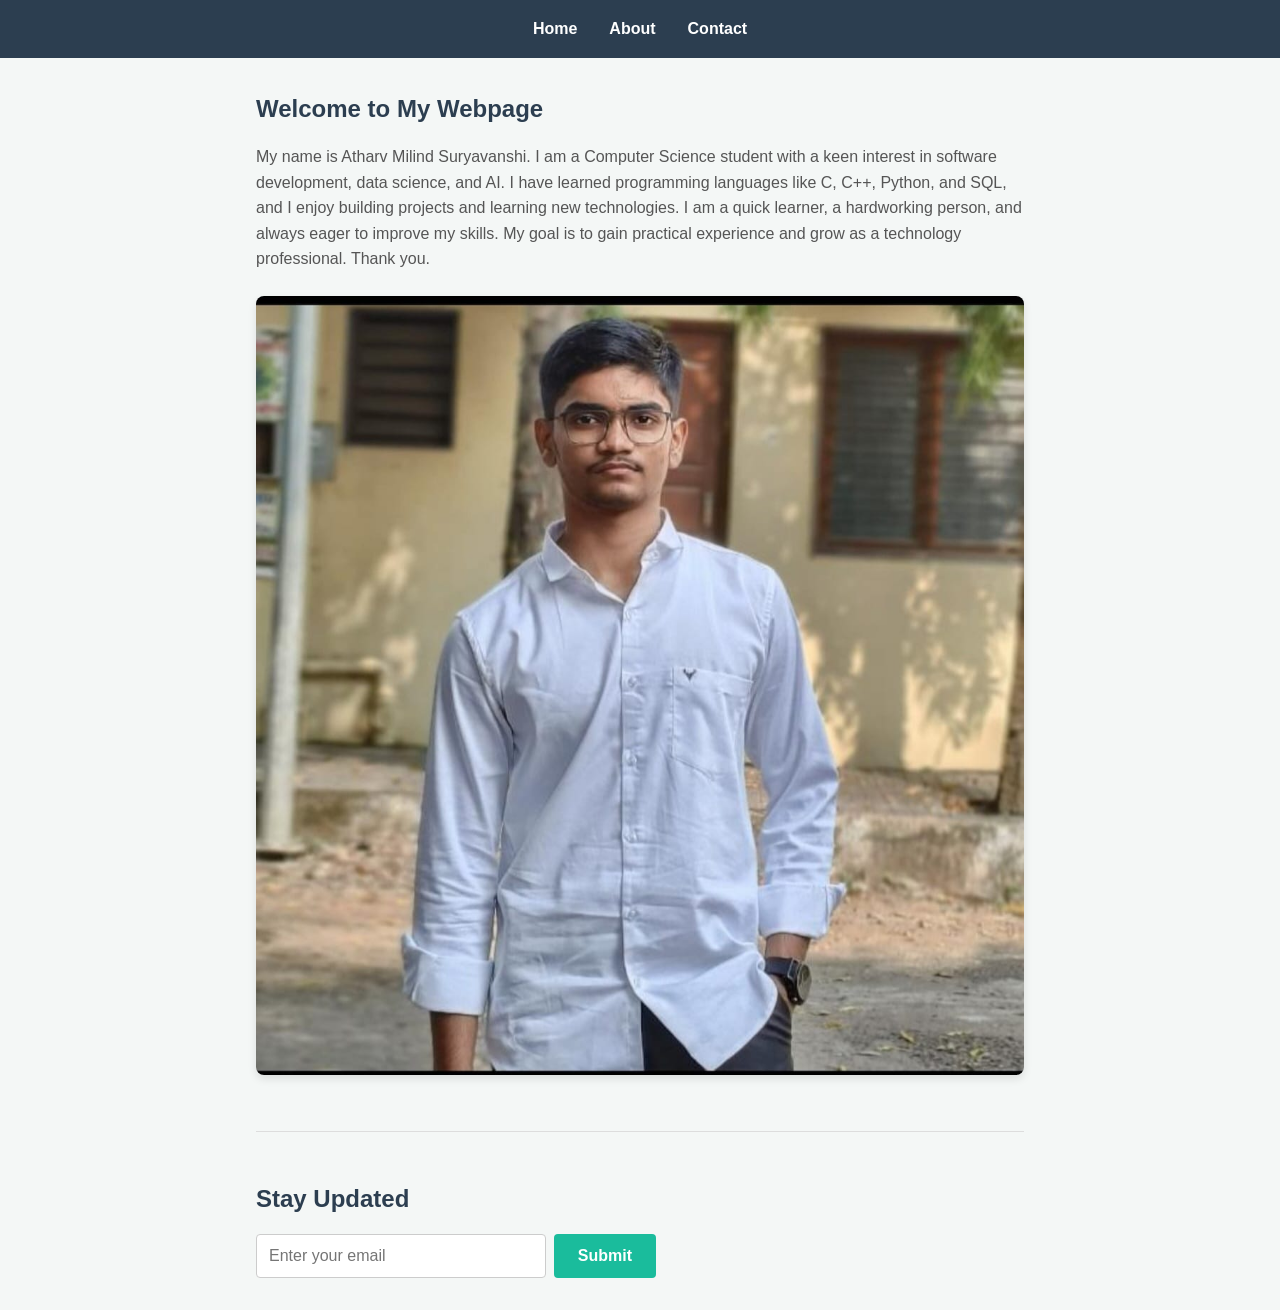
<file: 1 month Web Development Internship Tasks - Atharv Milind Suryavanshi/Level 1/Task 1/index.html>
<!DOCTYPE html>
<html lang="en">
<head>

    <meta charset="UTF-8">
    <meta name="viewport" content="width=device-width, initial-scale=1.0">
    <title>Basic Webpage</title>
    <link rel="stylesheet" href="style.css">
</head>

<body>

    <nav class="navbar">
        <ul class="nav-links">
            <li><a href="#home">Home</a></li>
            <li><a href="#about">About</a></li>
            <li><a href="#contact"> Contact</a></li>
        </ul>
    </nav>

    <main class="container">
        

        <section id="about" class="content-section">
            <h1>Welcome  to My Webpage</h1>
            <p> My name is Atharv Milind Suryavanshi. I am a Computer Science student with a keen interest in software development, data science, and AI. I have learned programming languages like C, C++, Python, and SQL, and I enjoy building projects and learning new technologies.
I am a quick learner, a hardworking person, and always eager to improve my skills. My goal is to gain practical experience and grow as a technology professional.
Thank you.</p>
            <img src="Atharv 2.jpeg" alt="Placeholder Image" class="responsive-image">
        </section>

        <hr>
        <section id="contact" class="form-section">
            <h2>Stay  Updated </h2>
            <form class="simple-form">
                <input type= "email" placeholder="Enter your email" required class="form-input">
                <button type="submit" class="form-btn">Submit</button>
            </form>
        </section>

    </main>
</body>
</html>
</file>
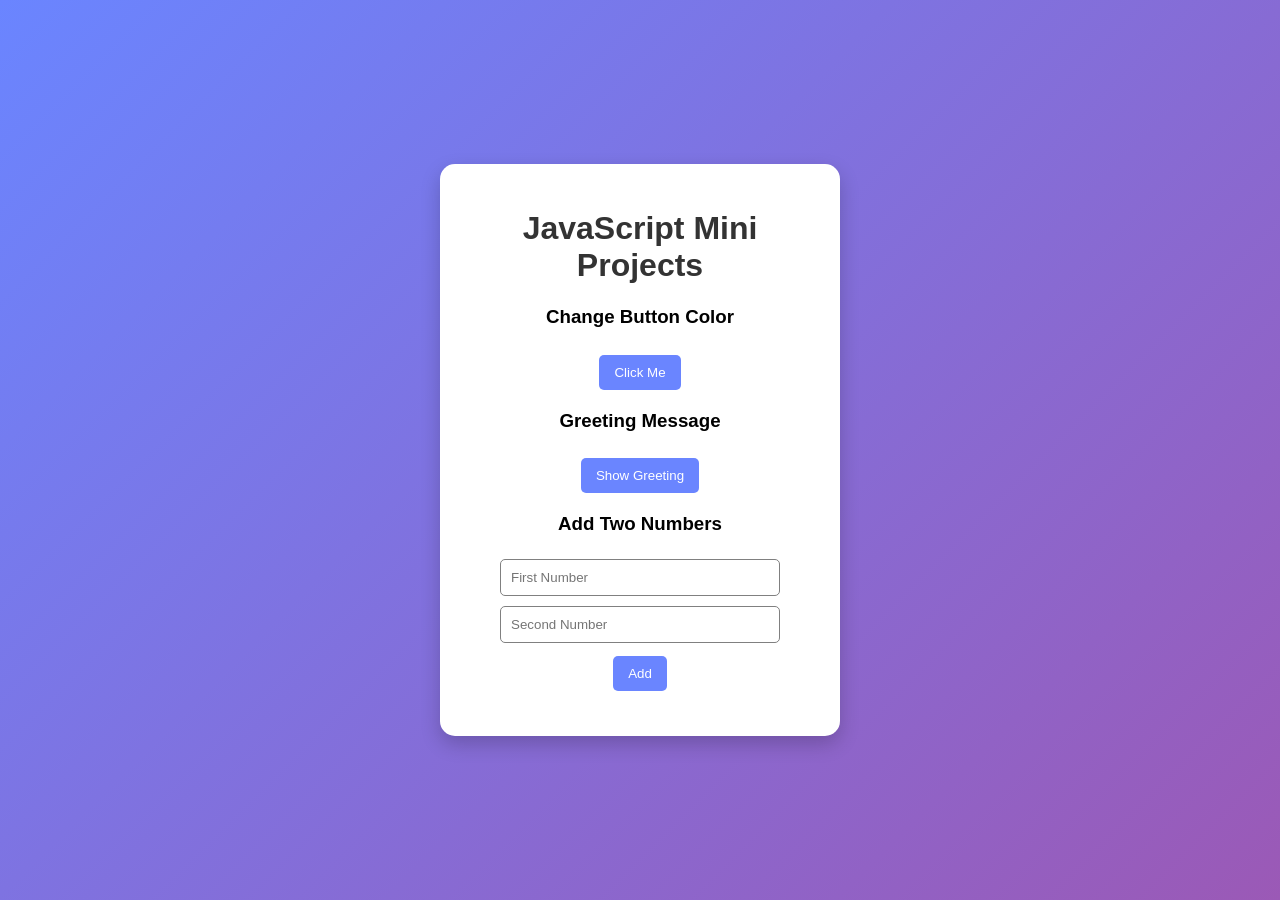
<file: 1 month Web Development Internship Tasks - Atharv Milind Suryavanshi/Level 1/Task 2/index.html>
<!DOCTYPE html>
<html>
<head>
    <title>JavaScript Mini Projects. </title>
 
    <style>
        *  {
            box-sizing: border-box;
            font-family: Arial, sans-serif;
        }

        body  {
            background: linear-gradient(135deg, #6a85ff, #9b59b6);
            display: flex;
            justify-content: center;
            align-items: center;
            height: 100vh;
            margin: 0 ;
        } 

        .box {
            width: 400px;
            background: white;
            padding:25px;
            border-radius: 15px;
            text-align: center;
            box-shadow: 0 8px 20px rgba(0, 0, 0, 0.2);
        }

        h1 {
            color:  #333;
        }

        .section {
            margin:20px 0;
        }

        input {
            width: 80%;
            padding: 10px;
            margin: 5px;
            border: 1px solid gray;
            border-radius: 5px;
         }

         button {
            background-color: #6a85ff;
            color: white;
            border: none;
            padding: 10px 15px;
            margin-top: 8px;
            border-radius: 5px;
            cursor: pointer;
        }

        button:hover {
            background-color: #4f6de0;
        }

        #result {
            margin-top: 10px;
            font-size: 18px;
            color: green;
        }
     </style>
</head>
<body>

<div class="box">
    <h1>JavaScript Mini Projects</h1>

    <div class="section">
        <h3>Change Button Color </h3>
        <button id="colorBtn">Click Me</button>
    </div>


    <div class="section">
        <h3>Greeting Message</h3>
        <button onclick="greet()">Show Greeting</button>
    </div>

    <div class="section">
        <h3>Add Two  Numbers</h3>

        <input type="number" id="num1" placeholder="First Number">
        <input type="number" id="num2" placeholder="Second Number">
        <br>
        <button onclick="add()">Add</button>

        <p id="result"> </p>
    </div>
</div>

<script>
    let colorBtn = document .getElementById("colorBtn");

    colorBtn.onclick = function() {
        colorBtn.style.backgroundColor = "green";
        colorBtn.innerHTML = "Done";
    };
 
    function greet() {
        let time = new Date().getHours();

        if (time < 12) {
            alert("Good Morning");
        } else if (time < 18) {
            alert("Good Afternoon");
        } else {
            alert("Good Evening");
        }
    } 

    function add() {
        let a = Number(document.getElementById("num1").value);
        let b = Number(document.getElementById("num2").value);
 
        document.getElementById("result").innerHTML = "Result: " + (a + b);
    }  

</script>

</body>

</html>
</file>
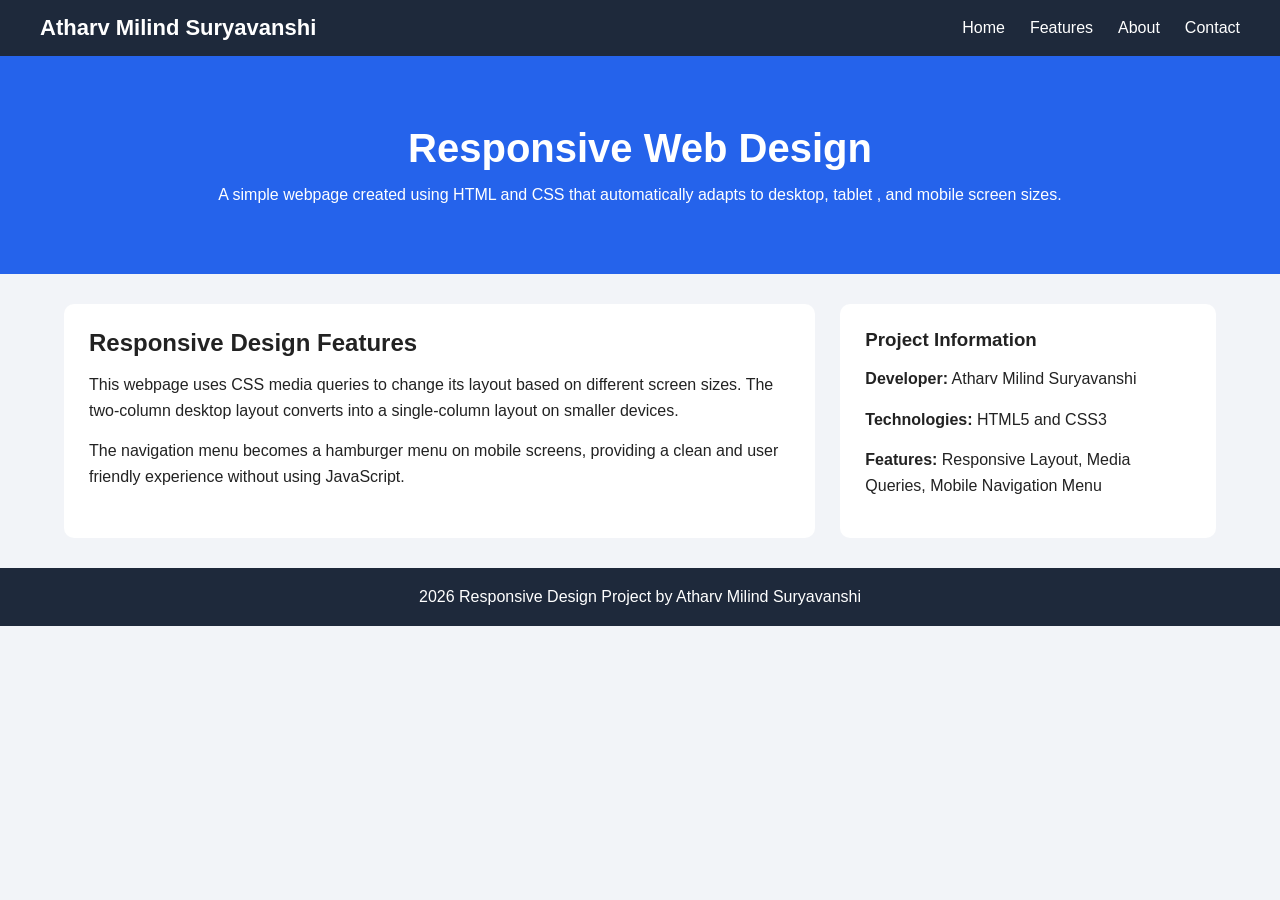
<file: 1 month Web Development Internship Tasks - Atharv Milind Suryavanshi/Level 2/Task 2/index.html>
<!DOCTYPE html>
<html lang="en">
<head>
<meta charset="UTF-8">
<meta name="viewport"  content="width=device-width, initial-scale=1.0">

<title>Responsive Design Project</title>

<style>
* {
    margin: 0;
    padding: 0;
    box-sizing : border-box;
    font-family: Arial, sans-serif;
}

body {
    background-color: #f2f4f8;
    color: #222;
}

.navbar {
    background-color: #1e293b;
    color: white;
    padding: 15px 40px;
    display: flex;
    justify-content: space-between;
    align-items: center;
}

.logo {
    font-size : 22px;
    font-weight: bold;
}

.nav-links {
    list-style : none;
    display: flex;
    gap: 25px;
}

.nav-links a {
    color: white;
    text-decoration: none;
}

#menu {
    display: none;
}

.menu-icon {
    display:none;
    font-size: 28px;
     cursor : pointer;
}

.hero {
    background: #2563eb;
     color: white;
    text-align: center;
    padding: 70px 20px;
}

.hero h1 {
    font-size: 40px;
     margin-bottom: 15px;
}

.container {
    display: grid;
    grid-template-columns: 2fr 1fr;
    gap: 25px;
    width: 90%;
    margin: 30px auto;
}

.content, .sidebar {
    background: white;
    padding: 25px;
    border-radius: 10px;
}


.content h2,
.sidebar h3 {
    margin-bottom: 15px;
}
 

.content p,
.sidebar p {
    margin-bottom: 15px;
    line-height: 1.6;
}

footer {
    background-color: #1e293b;
    color: white;
    text-align: center;
    padding: 20px;
    margin-top: 20px;
}
@media (max-width: 768px) {

    .navbar {
        padding: 15px 20px;
        position: relative;
    }

    .menu-icon {
        display: block;
    }

    .nav-links {
        position: absolute;
        top: 60px;
        left: 0;
        background-color: #1e293b;
        width: 100%;
        flex-direction: column;
        text-align: center;
        display: none;
    }

    .nav-links li {
        padding: 15px;
        border-top: 1px solid #334155;
    }

    #menu:checked ~ .nav-links {
        display: flex;
    }

    .container {
        grid-template-columns: 1fr;
    }

    .hero h1 {
        font-size: 30px;
    }
}


@media (max-width: 480px) {

    .logo {
        font-size: 18px;
    }

    .hero {
        padding: 50px 15px;
    }
    .hero h1 {
        font-size: 24px;
    } 

    .content,
    .sidebar {
        padding: 18px;
    }
}

</style>

</head>
<body>

<nav class="navbar">

    <div class="logo">
        Atharv Milind Suryavanshi
    </div>

    <input type="checkbox" id="menu">
    <label for="menu" class="menu-icon">
        ☰
    </label>
    <ul class="nav-links">
        <li><a href="#">Home</a></li>
        <li><a href="#">Features</a></li>
        <li><a href="#">About</a></li>
        <li><a href="#">Contact</a></li>
    </ul>

</nav>


<header class="hero">

    <h1>Responsive Web Design</h1>

    <p>
        A simple webpage created using HTML and CSS that automatically adapts
        to desktop, tablet , and mobile screen sizes.
    </p>


</header>


<section class="container">

    <div class="content">

        <h2>Responsive Design Features</h2>

        <p>
            This  webpage uses CSS media queries to change its layout based on
            different screen sizes. The two-column desktop layout converts into
            a single-column layout on smaller devices.
        </p>

        <p>
            The navigation  menu becomes a hamburger menu on mobile screens,
            providing a clean and user friendly experience without using JavaScript.
        </p>

    </div>


    <div class="sidebar">

        <h3>Project  Information</h3>

        <p><b>Developer:</b> Atharv Milind  Suryavanshi</p>

        <p><b>Technologies:</b> HTML5 and CSS3</p>

        <p><b>Features:</b> Responsive Layout, Media Queries, Mobile Navigation Menu</p>

    </div>

</section>


<footer>

    <p>
        2026 Responsive Design Project by Atharv Milind Suryavanshi
    </p>
</footer>

</body> 

</html>
</file>
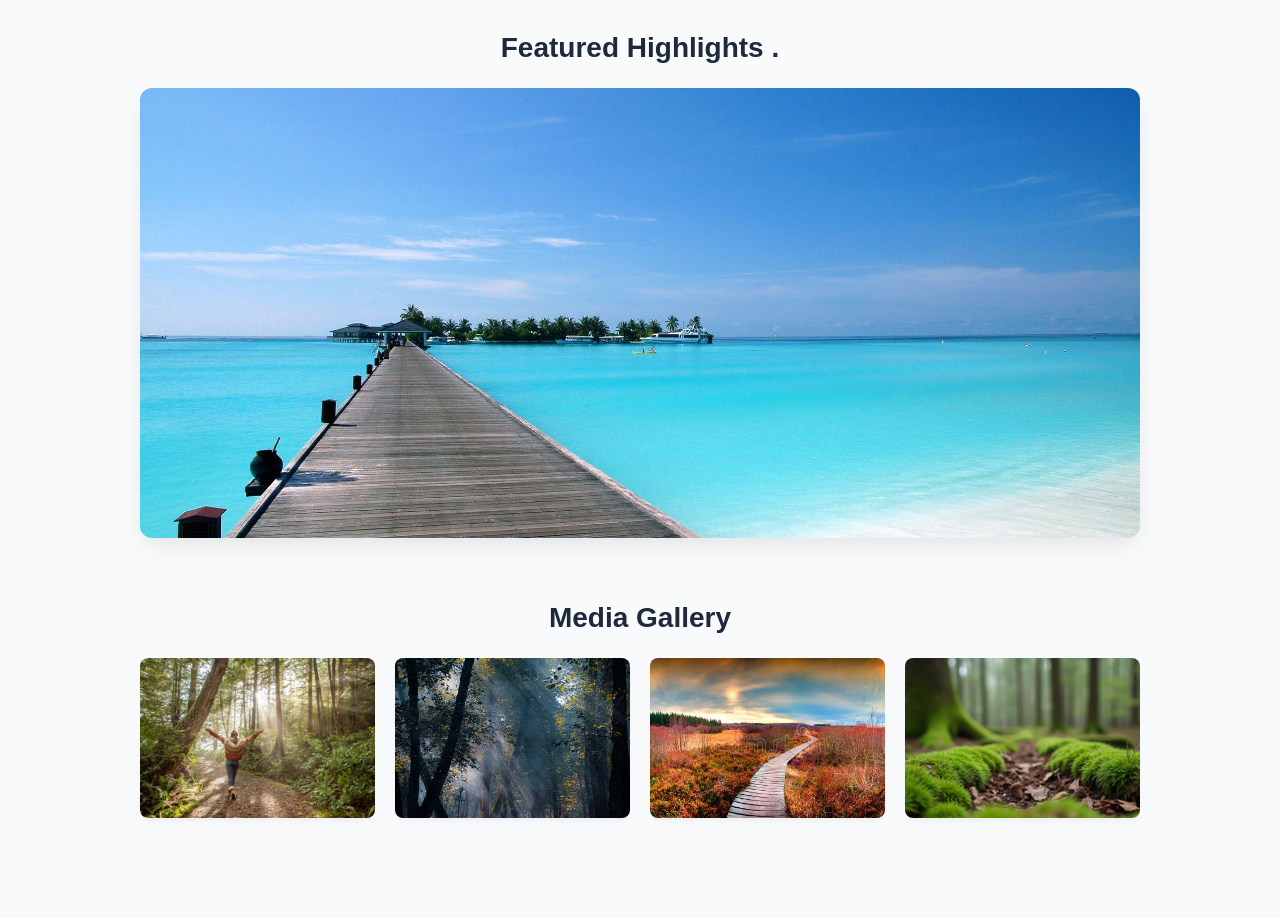
<file: 1 month Web Development Internship Tasks - Atharv Milind Suryavanshi/Level 3/Task 1/index.html>
<!DOCTYPE html>
<html lang="en">
<head>
    <meta charset="UTF-8">
    <meta name="viewport" content="width=device-width, initial-scale=1.0">
    <title>Media Showcase </title>
    <style>
        *  {
            margin: 0;
            padding: 0;
            box-sizing: border-box;
            font-family: -apple-system, BlinkMacSystemFont, "Segoe UI", Roboto, sans-serif;
        }

        body {
            background-color: #f8fafc;
            color: #1e293b;
            padding: 2rem 1rem;
        }

        .container {
            max-width: 1000px;
            margin: 0 auto;
        }

        h2 {
            text-align: center;
            margin-bottom: 1.5rem;
            font-size: 1.75rem;
        }

        section {
            margin-bottom: 4rem;
        }

        .slideshow-window {
            width: 100%;
            height: 450px;
            overflow: hidden;
            border-radius: 12px;
            position: relative;
            box-shadow: 0 10px 25px -5px rgba(0, 0, 0, 0.1);
        }

        .slideshow-track {
            display: flex;
            width: 300%;
            height: 100%;
            position: absolute;
            left: 0;
            top: 0;
            animation: slideAnimation 12s infinite ease-in-out;
        }

        .slideshow-track img {
            width: 33.333%;
            height: 100%;
            object-fit: cover;
        }

        @keyframes slideAnimation {
            0%, 25% { left: 0%; }
            33%, 58% { left: -100%; }
            66%, 91% { left: -200%; }
            100% { left: 0%; }
        }

        /* --- Gallery Component Styles --- */
        .gallery-grid {
            display: grid;
            grid-template-columns: repeat(auto-fill, minmax(220px, 1fr));
            gap: 20px;
        }

        .gallery-card {
            position: relative;
        }

        .gallery-card summary {
            list-style: none;
            cursor: pointer;
        }

        .gallery-card summary::-webkit-details-marker {
            display: none;
        }

        .thumb-img {
            width: 100%;
            height: 160px;
            object-fit: cover;
            border-radius: 8px;
            box-shadow: 0 4px 6px -1px rgba(0, 0, 0, 0.05);
            transition: transform 0.2s ease, box-shadow 0.2s ease;
        }

        .thumb-img:hover {
            transform : translateY(-2px);
            box-shadow: 0 10px 15px -3px rgba(0, 0, 0, 0.1);
        }

        .lightbox-overlay {
            position : fixed;
            top: 0;
            left: 0;
            width:  100vw;
            height: 100vh;
            background: rgba(15, 23, 42, 0.9);
            display: flex;
            justify-content : center;
            align-items: center;
            z-index: 2000;
        }

        .lightbox-overlay img {
            max-width: 90%;
             max-height: 80%;
            border-radius: 6px;
            box-shadow: 0 25px 50px -12px rgba(0, 0, 0, 0.5);
        }

        .lightbox-overlay::after  {
            content: "Click outside or anywhere to close";
            position: absolute;
            bottom: 30px;
            color: #94a3b8;
            font-size: 0.875rem;
            letter-spacing: 0.5px;
        }

        @media (max-width: 640px) {
            .slideshow-window { 
                 height: 280px;
            }
        }
    </style>
</head>
<body>

    <div class="container">

        <section>
            <h2>Featured Highlights .</h2>
            <div class="slideshow-window">
                <div class="slideshow-track">
                    <img src="1.jpg" alt="Slide 1">
                    <img src="2.jpg" alt="Slide 2">
                    <img src="3.jpg" alt="Slide 3">
                </div>
            </div>
        </section>

        <section>
            <h2>Media  Gallery</h2>
            <div class="gallery-grid">
                
                <details class="gallery-card">
                    <summary>
                        <img src="4.jpg" alt="Thumbnail 1" class="thumb-img">
                    </summary>
                    <div class="lightbox-overlay">
                        <img src="4.jpg" alt="Expanded 1">
                    </div>
                </details>

                <details class="gallery-card">
                    <summary>
                        <img src="5.jpeg" alt="Thumbnail 2" class="thumb-img">
                    </summary>
                    <div class="lightbox-overlay">
                        <img src="5.jpeg" alt="Expanded 2">
                    </div>
                </details>

                <details class="gallery-card">
                    <summary>
                        <img src="6.jpg" alt="Thumbnail 3" class="thumb-img">
                    </summary>
                    <div class="lightbox-overlay">
                        <img src="6.jpg" alt="Expanded 3">
                    </div>
                </details>

                <details class="gallery-card">
                    <summary>
                        <img src="8.png" alt="Thumbnail 4" class="thumb-img">
                    </summary> 
                    <div class=" lightbox-overlay">
                        <img src="8.png" alt="Expanded 4">
                    </div>
                </details>

            </div>
        </section>

    </div>

</body>

</html>
</file>
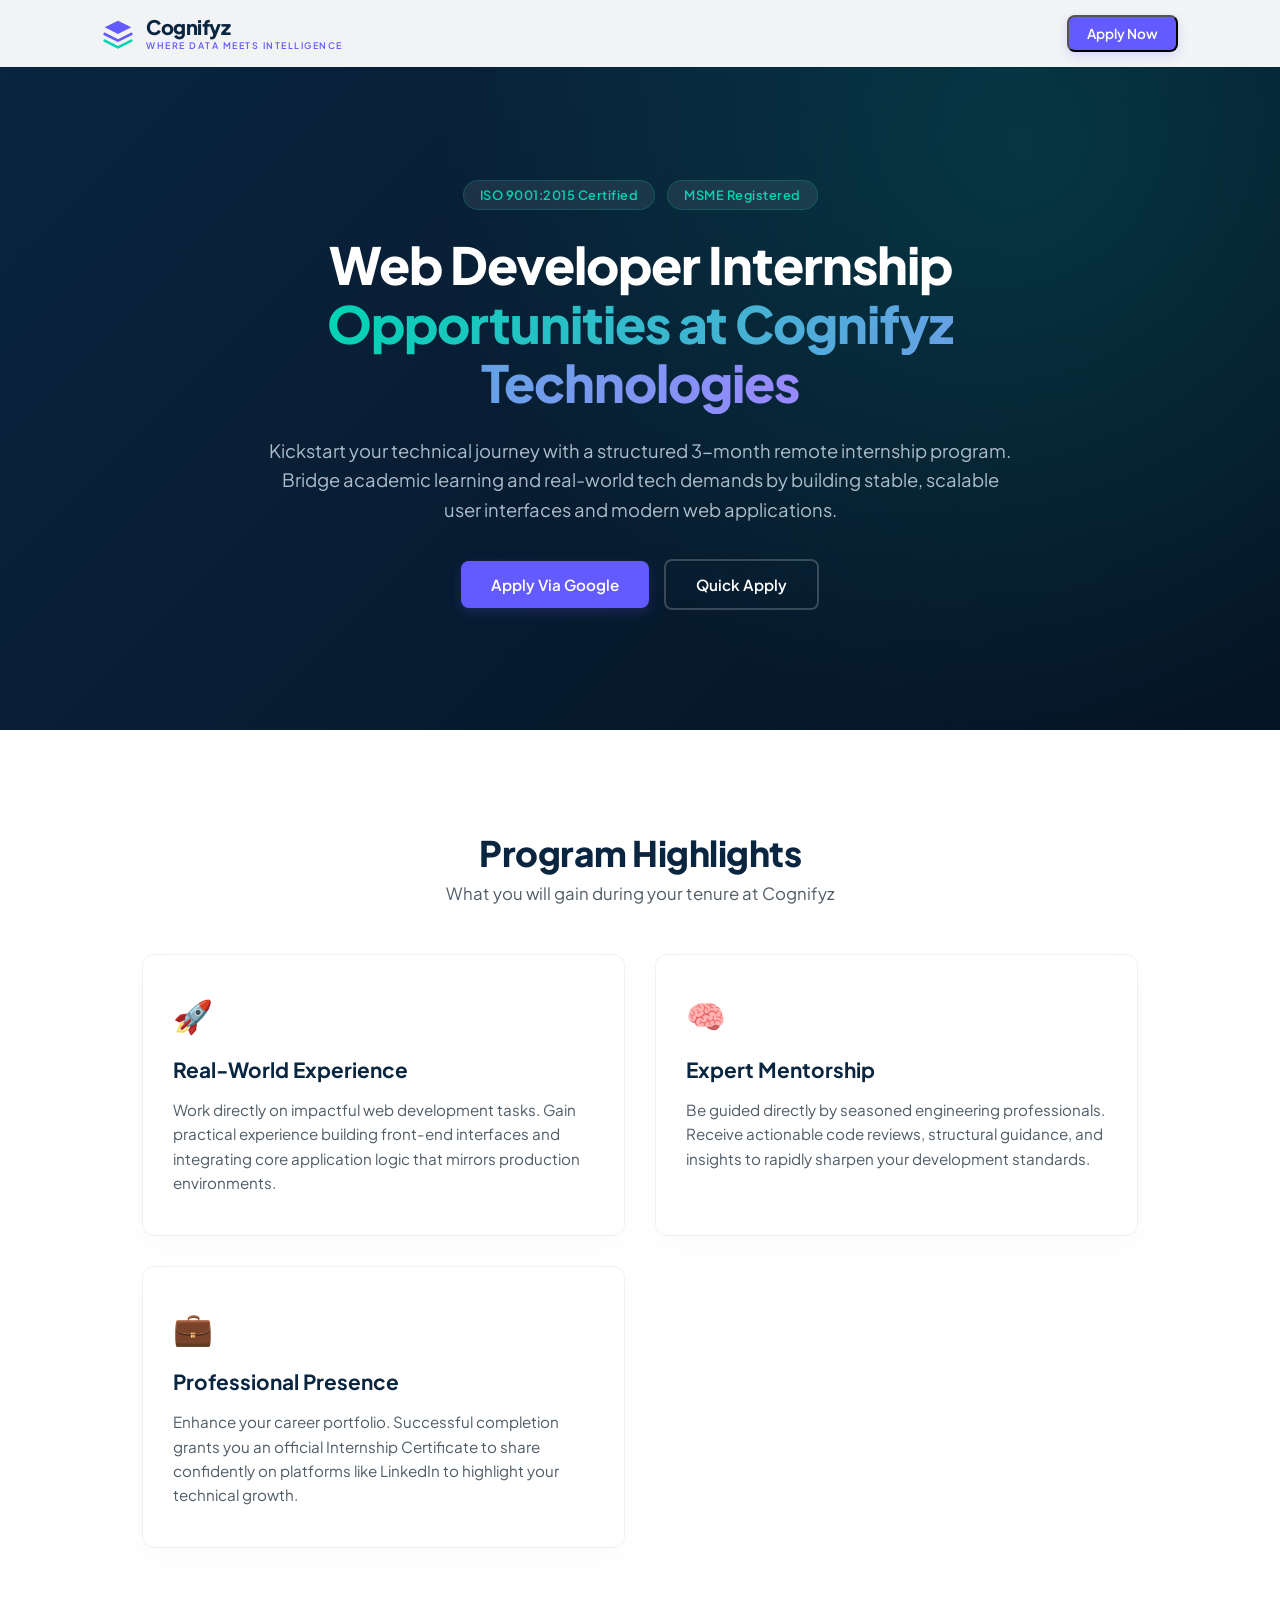
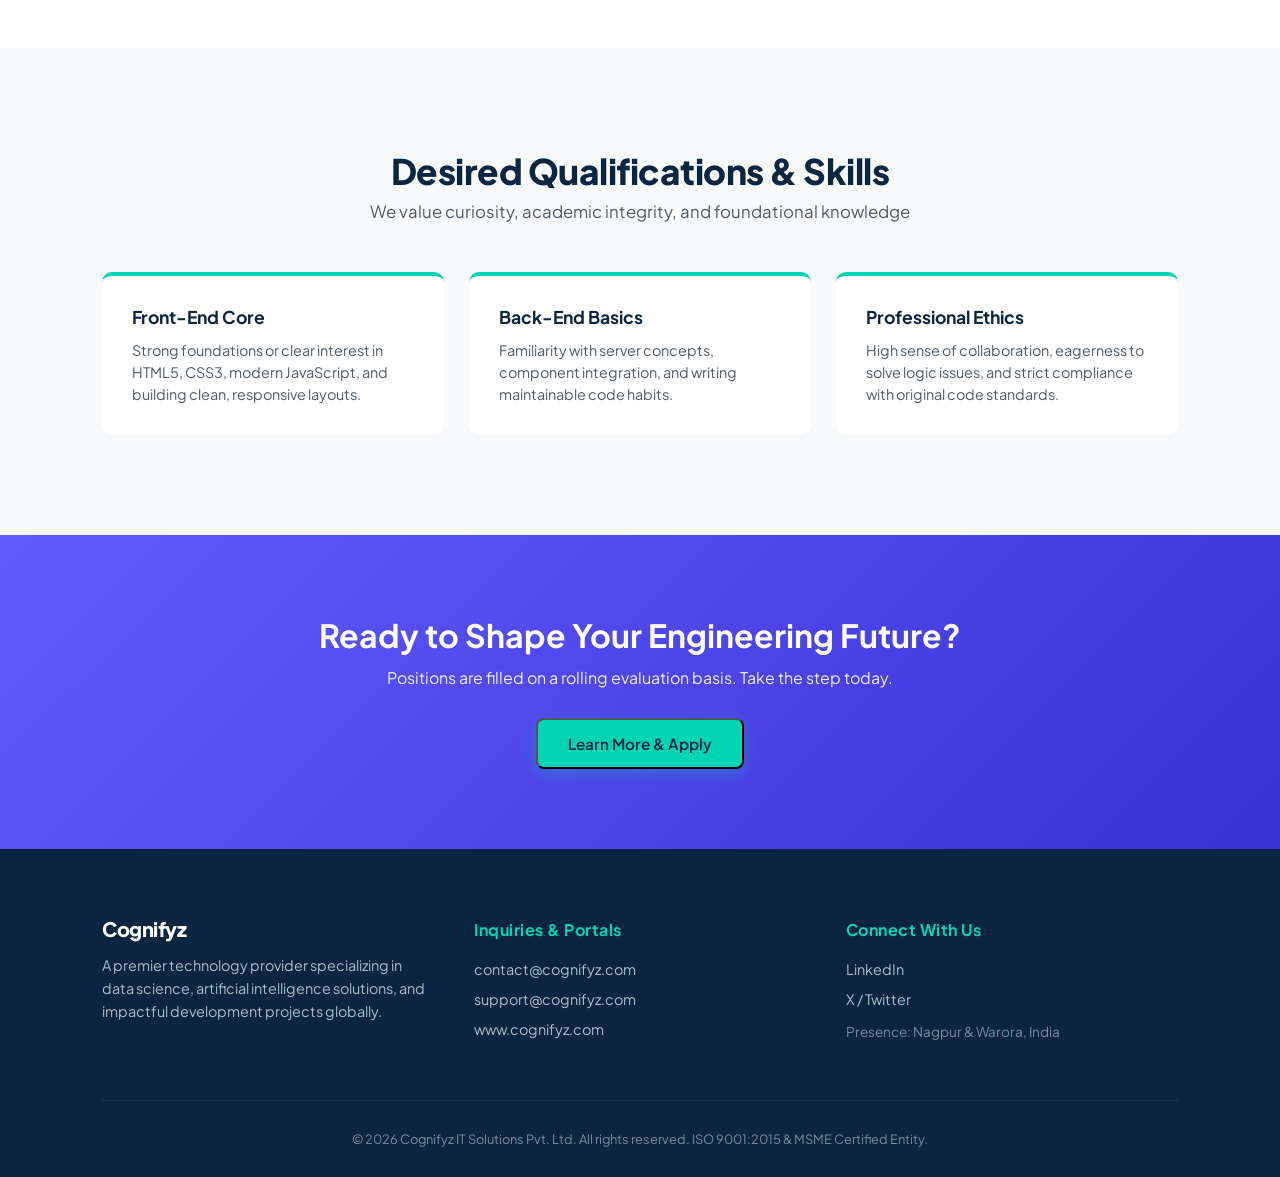
<file: 1 month Web Development Internship Tasks - Atharv Milind Suryavanshi/Level 3/Task 2/index.html>
<!DOCTYPE html>
<html lang="en">
<head>
    <meta charset="UTF-8">
    <meta name="viewport" content="width=device-width, initial-scale=1.0">
    <title>Web Developer Internship | Cognifyz Technologies</title>
    <link rel="preconnect" href="https://fonts.googleapis.com">
    <link rel="preconnect" href="https://fonts.gstatic.com" crossorigin>
    <link href="https://fonts.googleapis.com/css2?family=Plus+Jakarta+Sans:wght@400;500;600;700;800&display=swap" rel="stylesheet">
    <link rel="stylesheet" href="style.css">
</head>
<body>

    <header>
        <div class="logo-container">
            <svg class="logo-icon" viewBox="0 0 24 24" fill="none" xmlns="http://www.w3.org/2000/svg">
                <path d="M12 2L2 7L12 12L22 7L12 2Z" fill="#635bff"/>
                <path d="M2 17L12 22L22 17" stroke="#00d4b2" stroke-width="2" stroke-linecap="round" stroke-linejoin="round"/>
                <path d="M2 12L12 17L22 12" stroke="#635bff" stroke-width="2" stroke-linecap="round" stroke-linejoin="round"/>
            </svg>
            <div class="logo-text">
                Cognifyz
                <span>WHERE DATA MEETS INTELLIGENCE</span>
            </div>
        </div>
        <button class="cta-btn btn-small open-modal">Apply Now</button>
    </header>

    <section class="hero">
        <div class="hero-content">
            <div class="badge-row">
                <span class="pill-badge">ISO 9001:2015 Certified</span>
                <span class="pill-badge">MSME Registered</span>
            </div>
            <h1>Web Developer Internship <br><span class="highlight">Opportunities at Cognifyz Technologies</span></h1>
            <p>Kickstart your technical journey with a structured 3-month remote internship program. Bridge academic learning and real-world tech demands by building stable, scalable user interfaces and modern web applications.</p>
            
            <div class="hero-actions">
                <a href="https://share.google/OdHylcMEAf20mLW08" target="_blank" class="cta-btn">Apply Via Google</a>
                <button class="cta-btn btn-secondary open-modal">Quick Apply</button>
            </div>
        </div>
    </section>

    <section class="section">
        <h2 class="section-title">Program Highlights</h2>
        <p class="section-subtitle">What you will gain during your tenure at Cognifyz</p>
        
        <div class="grid">
            <div class="card">
                <div class="card-icon">🚀</div>
                <h3>Real-World Experience</h3>
                <p>Work directly on impactful web development tasks. Gain practical experience building front-end interfaces and integrating core application logic that mirrors production environments.</p>
            </div>
            <div class="card">
                <div class="card-icon">🧠</div>
                <h3>Expert Mentorship</h3>
                <p>Be guided directly by seasoned engineering professionals. Receive actionable code reviews, structural guidance, and insights to rapidly sharpen your development standards.</p>
            </div>
            <div class="card">
                <div class="card-icon">💼</div>
                <h3>Professional Presence</h3>
                <p>Enhance your career portfolio. Successful completion grants you an official Internship Certificate to share confidently on platforms like LinkedIn to highlight your technical growth.</p>
            </div>
        </div>
    </section>

    <section class="section tech-section">
        <h2 class="section-title">Desired Qualifications & Skills</h2>
        <p class="section-subtitle">We value curiosity, academic integrity, and foundational knowledge</p>
        
        <div class="skills-grid">
            <div class="skill-card">
                <h4>Front-End Core</h4>
                <p>Strong foundations or clear interest in HTML5, CSS3, modern JavaScript, and building clean, responsive layouts.</p>
            </div>
            <div class="skill-card">
                <h4>Back-End Basics</h4>
                <p>Familiarity with server concepts, component integration, and writing maintainable code habits.</p>
            </div>
            <div class="skill-card">
                <h4>Professional Ethics</h4>
                <p>High sense of collaboration, eagerness to solve logic issues, and strict compliance with original code standards.</p>
            </div>
        </div>
    </section>

    <section class="bottom-banner">
        <h2>Ready to Shape Your Engineering Future?</h2>
        <p>Positions are filled on a rolling evaluation basis. Take the step today.</p>
        <button class="cta-btn open-modal">Learn More & Apply</button>
    </section>

    <footer>
        <div class="footer-grid">
            <div class="footer-about">
                <div class="logo-container invert">
                    <div class="logo-text">Cognifyz</div>
                </div>
                <p>A premier technology provider specializing in data science, artificial intelligence solutions, and impactful development projects globally.</p>
            </div>
            <div class="footer-links">
                <h3>Inquiries & Portals</h3>
                <a href="mailto:contact@cognifyz.com">contact@cognifyz.com</a>
                <a href="mailto:support@cognifyz.com">support@cognifyz.com</a>
                <a href="http://www.cognifyz.com" target="_blank">www.cognifyz.com</a>
            </div>
            <div class="footer-socials">
                <h3>Connect With Us</h3>
                <a href="https://www.linkedin.com/company/cognifyz-technologies" target="_blank">LinkedIn</a>
                <a href="https://x.com/cognifyz_tech" target="_blank">X / Twitter</a>
                <p class="location-tag">Presence: Nagpur & Warora, India</p>
            </div>
        </div>
        <div class="footer-copyright">
            &copy; 2026 Cognifyz IT Solutions Pvt. Ltd. All rights reserved. ISO 9001:2015 & MSME Certified Entity.
        </div>
    </footer>

    <div class="modal-overlay" id="applyModal">
        <div class="modal-box">
            <button class="close-modal-btn" id="closeModal">&times;</button>
            <h3>Apply for Web Developer Internship</h3>
            <p>Fill out this quick form or use our direct <a href="https://share.google/OdHylcMEAf20mLW08" target="_blank">Google Link</a>.</p>
            
            <form id="internshipForm">
                <div class="form-group">
                    <label for="fullName">Full Name</label>
                    <input type="text" id="fullName" placeholder="John Doe" required>
                </div>
                <div class="form-group">
                    <label for="email">Email Address</label>
                    <input type="email" id="email" placeholder="john@example.com" required>
                </div>
                <div class="form-group">
                    <label for="github">GitHub Profile / Portfolio Link</label>
                    <input type="url" id="github" placeholder="https://github.com/username">
                </div>
                <button type="submit" class="cta-btn" style="width: 100%; border: none; cursor: pointer;">Submit Application</button>
            </form>
        </div>
    </div>

    <script src="script.js"></script>
</body>
</html>
</file>
<file: 1 month Web Development Internship Tasks - Atharv Milind Suryavanshi/Level 1/Task 1/style.css>
* {
    margin: 0;
    padding: 0;
    box-sizing: border-box;
    font-family: 'Segoe UI', Tahoma, Geneva, Verdana, sans-serif;
}

body {
    background-color: #f4f7f6;
    color: #333;
    line-height: 1.6;
}


.navbar {
    background-color: #2c3e50;
    padding: 1rem;
    position: sticky;
    top: 0;
}

.nav-links {
    list-style: none;
    display: flex;
    justify-content: center;
    gap: 2rem;
}

.nav-links a {
    color: #fff;
    text-decoration: none;
    font-weight: 600;
    transition: color 0.3s;
}

.nav-links a:hover {
    color: #1abc9c;
}

.container {
    max-width: 800px;
    margin:2rem auto;
    padding: 0 1rem;
}

hr {
    margin:3rem 0;
    border: 0;
    border-top: 1px solid #ddd;
}

.content-section h1 {
    margin-bottom: 1rem;
    color: #2c3e50;
}

.content-section p {
    margin-bottom:  1.5rem;
    color: #555;
}

.responsive-image {
    width: 100%;
    max-width: 100% ;
    height: auto;
    border-radius: 8px;
    box-shadow: 0 4px 8px rgba(0,0,0,0.1);
}

.form-section h2 {
    margin-bottom: 1rem;
    color: #2c3e50 ;
}

.simple-form  {

    display: flex ;
    gap: 0.5rem;
    max-width: 400px;
}

.form-input  {

    flex: 1;
    padding: 0.75rem;
    border: 1px solid #ccc;
    border-radius: 4px;
    font-size: 1rem;
    outline: none;
}

.form-input:focus  {

    border-color: #1abc9c;
}

.form-btn {

    padding: 0.75rem 1.5rem;
    background-color: #1abc9c;
    color: white;
    border: none;
    border-radius: 4px;
    font-size: 1rem;
    cursor: pointer;
    font-weight: 600;
    transition: background 0.3s ;
}


.form-btn:hover {
    background-color: #16a085 ;
}
</file>
<file: 1 month Web Development Internship Tasks - Atharv Milind Suryavanshi/Level 3/Task 2/style.css>
/* Custom Global Properties */
:root {
    --primary-dark: #0a2540;
    --primary-blue: #635bff;
    --accent-teal: #00d4b2;
    --text-main: #1a1f36;
    --text-muted: #4f5b66;
    --bg-light: #f8fafc;
    --transition-smooth: all 0.3s cubic-bezier(0.16, 1, 0.3, 1);
}

/* Base Resets */
* {
    margin: 0;
    padding: 0;
    box-sizing: border-box;
    font-family: 'Plus Jakarta Sans', sans-serif;
}

body {
    color: var(--text-main);
    background-color: #ffffff;
    overflow-x: hidden;
}

/* Navigation Bar */
header {
    background: rgba(255, 255, 255, 0.95);
    backdrop-filter: blur(8px);
    padding: 15px 8%;
    display: flex;
    justify-content: space-between;
    align-items: center;
    position: fixed;
    width: 100%;
    top: 0;
    box-shadow: 0 1px 0px rgba(0, 0, 0, 0.05);
    z-index: 999;
}

.logo-container {
    display: flex;
    align-items: center;
    gap: 12px;
}

.logo-icon {
    width: 32px;
    height: 32px;
}

.logo-text {
    font-weight: 800;
    font-size: 20px;
    color: var(--primary-dark);
    line-height: 1;
    letter-spacing: -0.5px;
}

.logo-text span {
    display: block;
    font-size: 9px;
    font-weight: 600;
    letter-spacing: 1.5px;
    color: var(--primary-blue);
    margin-top: 4px;
}

/* Universal Buttons */
.cta-btn {
    display: inline-block;
    background-color: var(--primary-blue);
    color: #ffffff;
    padding: 14px 30px;
    font-size: 0.95rem;
    font-weight: 600;
    text-decoration: none;
    border-radius: 8px;
    transition: var(--transition-smooth);
    box-shadow: 0 4px 12px rgba(99, 91, 255, 0.2);
}

.cta-btn:hover {
    transform: translateY(-2px);
    background-color: #4b43db;
    box-shadow: 0 6px 20px rgba(99, 91, 255, 0.35);
}

.btn-small {
    padding: 8px 18px;
    font-size: 0.85rem;
}

.btn-secondary {
    background-color: transparent;
    color: #ffffff;
    border: 2px solid rgba(255, 255, 255, 0.2);
    box-shadow: none;
    margin-left: 12px;
}

.btn-secondary:hover {
    background-color: rgba(255, 255, 255, 0.1);
    border-color: #ffffff;
    box-shadow: none;
}

/* Premium Hero Layout */
.hero {
    background: radial-gradient(circle at 80% 20%, rgba(0, 212, 178, 0.15) 0%, transparent 50%), 
                linear-gradient(135deg, #0a2540 0%, #051424 100%);
    color: #ffffff;
    padding: 180px 8% 120px 8%;
    text-align: center;
}

.hero-content {
    max-width: 900px;
    margin: 0 auto;
}

.badge-row {
    display: flex;
    justify-content: center;
    gap: 12px;
    margin-bottom: 25px;
}

.pill-badge {
    background: rgba(255, 255, 255, 0.08);
    color: var(--accent-teal);
    padding: 6px 16px;
    font-size: 0.8rem;
    font-weight: 600;
    border-radius: 30px;
    border: 1px solid rgba(0, 212, 178, 0.2);
    letter-spacing: 0.5px;
}

.hero h1 {
    font-size: 3.2rem;
    font-weight: 800;
    line-height: 1.15;
    margin-bottom: 24px;
    letter-spacing: -1px;
}

.hero .highlight {
    background: linear-gradient(120deg, #00d4b2, #9b87ff);
    -webkit-background-clip: text;
    -webkit-text-fill-color: transparent;
}

.hero p {
    font-size: 1.15rem;
    color: #adbdcc;
    max-width: 750px;
    margin: 0 auto 35px auto;
    line-height: 1.6;
}

/* Dynamic Sections structure */
.section {
    padding: 100px 8%;
    max-width: 1200px;
    margin: 0 auto;
}

.section-title {
    text-align: center;
    font-size: 2.2rem;
    font-weight: 800;
    color: var(--primary-dark);
    letter-spacing: -0.5px;
}

.section-subtitle {
    text-align: center;
    color: var(--text-muted);
    margin: 8px 0 50px 0;
    font-size: 1.05rem;
}

/* Card Grids for Highlights */
.grid {
    display: grid;
    grid-template-columns: repeat(auto-fit, minmax(320px, 1fr));
    gap: 30px;
}

.card {
    background: #ffffff;
    padding: 40px 30px;
    border-radius: 12px;
    border: 1px solid #eef2f6;
    box-shadow: 0 10px 30px rgba(0, 0, 0, 0.02);
    transition: var(--transition-smooth);
}

.card:hover {
    transform: translateY(-5px);
    box-shadow: 0 20px 40px rgba(10, 37, 64, 0.05);
    border-color: rgba(99, 91, 255, 0.2);
}

.card-icon {
    font-size: 2rem;
    margin-bottom: 20px;
}

.card h3 {
    font-size: 1.3rem;
    margin-bottom: 15px;
    color: var(--primary-dark);
}

.card p {
    color: var(--text-muted);
    font-size: 0.95rem;
    line-height: 1.6;
}

/* Qualifications Layout */
.tech-section {
    background-color: var(--bg-light);
    max-width: 100%;
    padding: 100px 8%;
}

.skills-grid {
    display: grid;
    grid-template-columns: repeat(auto-fit, minmax(280px, 1fr));
    gap: 25px;
    max-width: 1200px;
    margin: 0 auto;
}

.skill-card {
    background: #ffffff;
    padding: 30px;
    border-radius: 10px;
    border-top: 4px solid var(--accent-teal);
    box-shadow: 0 4px 6px rgba(0, 0, 0, 0.01);
}

.skill-card h4 {
    color: var(--primary-dark);
    font-size: 1.1rem;
    margin-bottom: 12px;
}

.skill-card p {
    color: var(--text-muted);
    font-size: 0.9rem;
    line-height: 1.5;
}

/* Bottom CTA Banner */
.bottom-banner {
    background: linear-gradient(135deg, #635bff 0%, #3a31d4 100%);
    color: #ffffff;
    text-align: center;
    padding: 80px 5%;
}

.bottom-banner h2 {
    font-size: 2rem;
    margin-bottom: 12px;
    font-weight: 700;
}

.bottom-banner p {
    margin-bottom: 30px;
    opacity: 0.9;
}

.bottom-banner .cta-btn {
    background-color: var(--accent-teal);
    color: var(--primary-dark);
    box-shadow: 0 4px 15px rgba(0, 212, 178, 0.3);
}

.bottom-banner .cta-btn:hover {
    background-color: #02ebd4;
    box-shadow: 0 6px 20px rgba(0, 212, 178, 0.5);
}

/* Footer UI */
footer {
    background: var(--primary-dark);
    color: #ffffff;
    padding: 70px 8% 30px 8%;
}

.footer-grid {
    display: grid;
    grid-template-columns: repeat(auto-fit, minmax(240px, 1fr));
    gap: 40px;
    max-width: 1200px;
    margin: 0 auto 50px auto;
}

.footer-about p {
    color: #adbdcc;
    font-size: 0.9rem;
    margin-top: 15px;
    line-height: 1.6;
}

.footer-links h3, .footer-socials h3 {
    font-size: 1rem;
    color: var(--accent-teal);
    margin-bottom: 20px;
    letter-spacing: 0.5px;
}

.footer-links a, .footer-socials a {
    display: block;
    color: #adbdcc;
    text-decoration: none;
    margin-bottom: 12px;
    font-size: 0.9rem;
    transition: var(--transition-smooth);
}

.footer-links a:hover, .footer-socials a:hover {
    color: #ffffff;
    padding-left: 4px;
}

.location-tag {
    font-size: 0.85rem;
    color: #7a8c9e;
    margin-top: 15px;
}

.footer-copyright {
    text-align: center;
    border-top: 1px solid rgba(255, 255, 255, 0.08);
    padding-top: 30px;
    color: #7a8c9e;
    font-size: 0.8rem;
}

.invert .logo-text {
    color: #ffffff;
}

/* Modular Form Overlay Overlay */
.modal-overlay {
    position: fixed;
    top: 0;
    left: 0;
    width: 100%;
    height: 100%;
    background: rgba(10, 37, 64, 0.6);
    backdrop-filter: blur(4px);
    display: flex;
    justify-content: center;
    align-items: center;
    opacity: 0;
    pointer-events: none;
    transition: opacity 0.3s ease;
    z-index: 10000;
}

.modal-overlay.active {
    opacity: 1;
    pointer-events: auto;
}

.modal-box {
    background: #ffffff;
    padding: 40px;
    border-radius: 12px;
    width: 100%;
    max-width: 480px;
    position: relative;
    box-shadow: 0 20px 50px rgba(0,0,0,0.15);
    transform: scale(0.9);
    transition: transform 0.3s cubic-bezier(0.16, 1, 0.3, 1);
}

.modal-overlay.active .modal-box {
    transform: scale(1);
}

.close-modal-btn {
    position: absolute;
    top: 15px;
    right: 20px;
    background: none;
    border: none;
    font-size: 1.8rem;
    cursor: pointer;
    color: var(--text-muted);
}

.modal-box h3 {
    margin-bottom: 8px;
    font-size: 1.4rem;
}

.modal-box p {
    font-size: 0.85rem;
    color: var(--text-muted);
    margin-bottom: 25px;
}

.modal-box a {
    color: var(--primary-blue);
    font-weight: 600;
}

.form-group {
    margin-bottom: 18px;
    text-align: left;
}

.form-group label {
    display: block;
    font-size: 0.85rem;
    font-weight: 600;
    margin-bottom: 6px;
}

.form-group input {
    width: 100%;
    padding: 12px;
    border: 1px solid #e2e8f0;
    border-radius: 6px;
    font-size: 0.95rem;
    transition: var(--transition-smooth);
}

.form-group input:focus {
    outline: none;
    border-color: var(--primary-blue);
    box-shadow: 0 0 0 3px rgba(99, 91, 255, 0.15);
}

/* Responsiveness adjustments */
@media (max-width: 768px) {
    .hero h1 { font-size: 2.2rem; }
    .hero p { font-size: 1rem; }
    .badge-row { flex-wrap: wrap; }
    .section { padding: 60px 6%; }
    header .cta-btn { display: none; } /* clean fallback */
}
</file>
